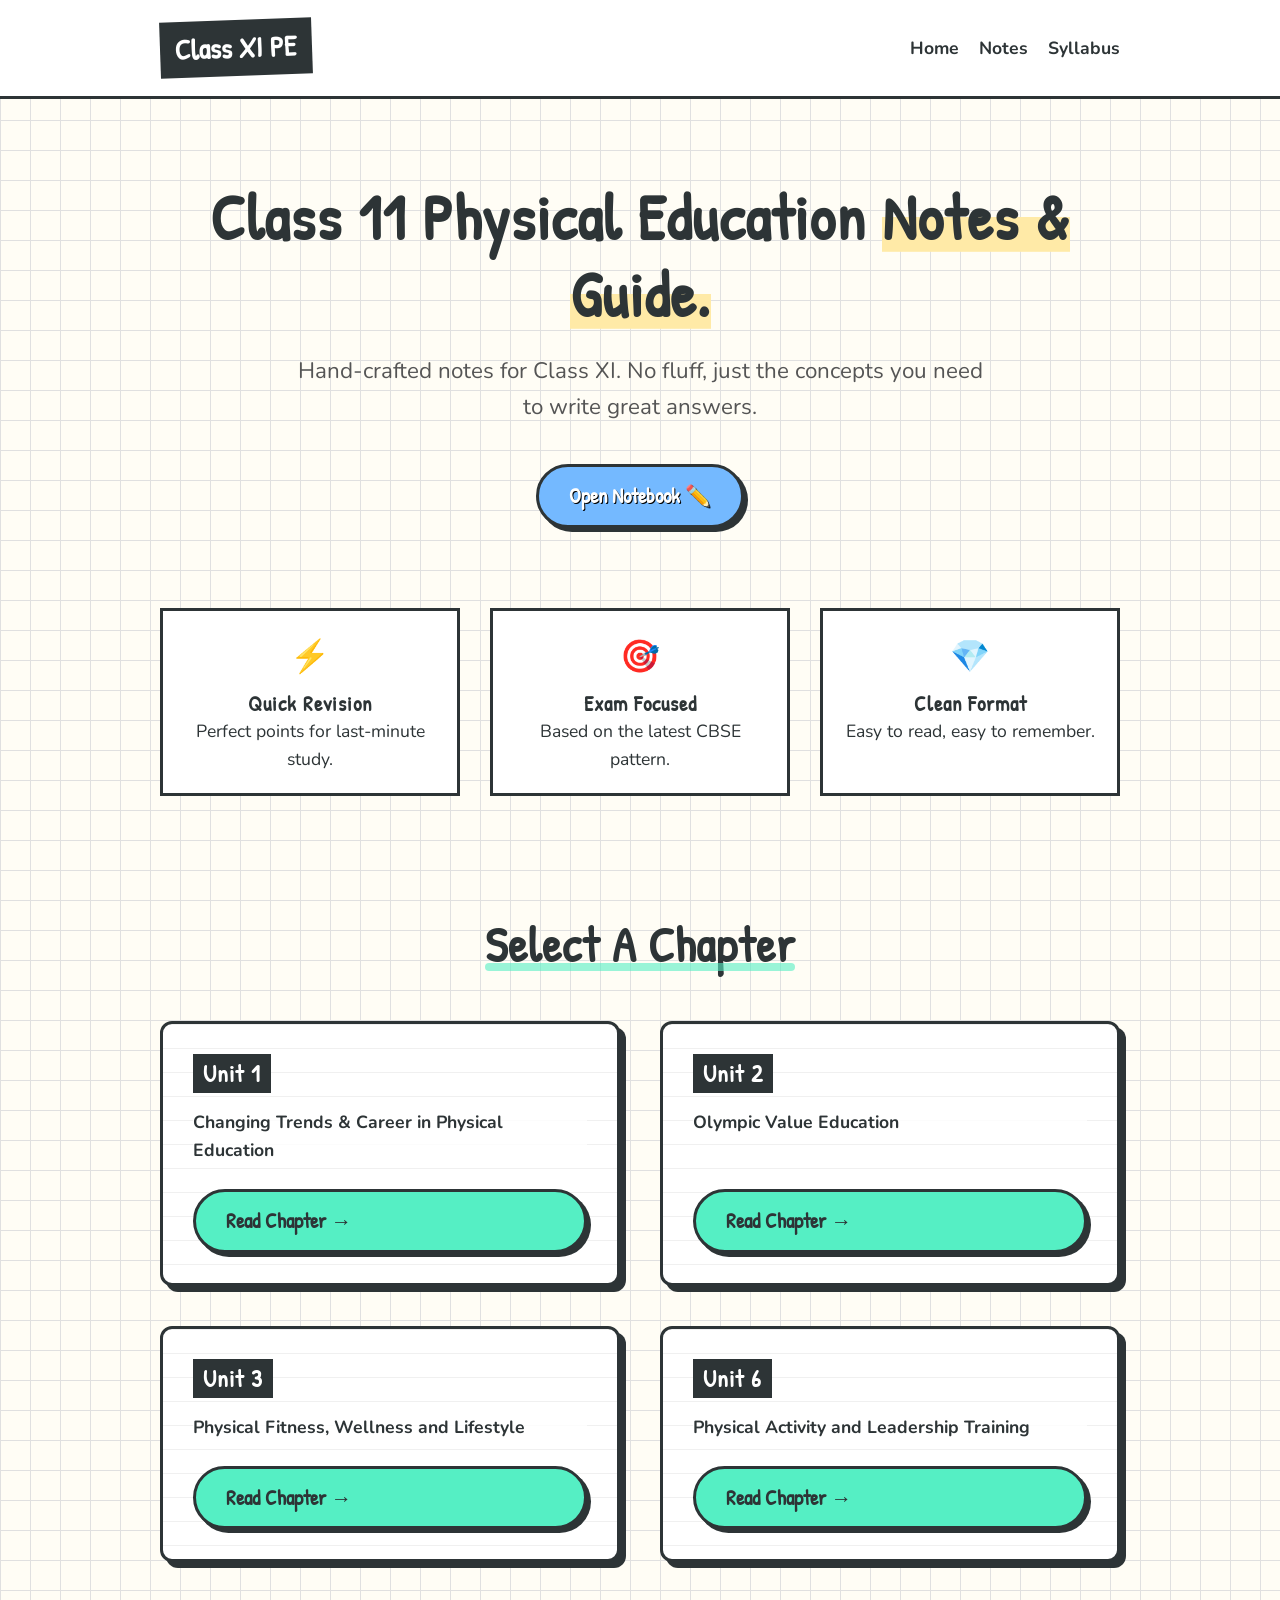
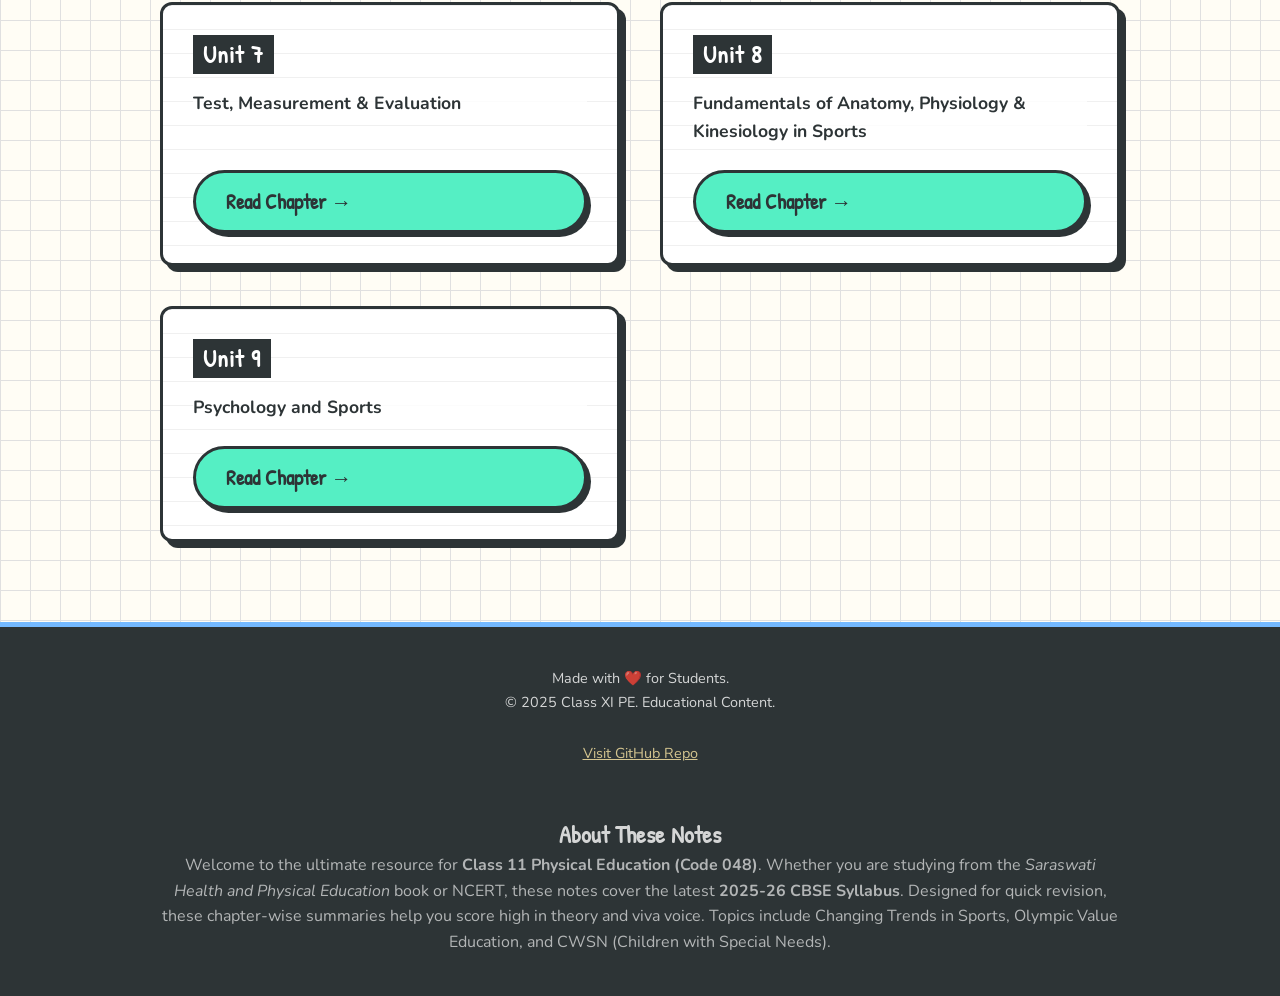
<file: index.html>
<!DOCTYPE html>
<html lang="en">
<head>
    <meta name="google-site-verification" content="mxUu1fIhEkQQrrDEVm5bq8Je6c41lkZvE9kmuRul3M4" />
    <meta charset="UTF-8">
    <meta name="viewport" content="width=device-width, initial-scale=1.0">
    <!-- Primary SEO -->
    <title>Class 11 Physical Education Notes (CBSE 2025-26) | Free PDF Download</title>
    <meta name="description" content="Best Class 11 Physical Education notes for CBSE exams. Chapter-wise summaries on Fitness, Olympism, and SP. Download free PDF notes aligned with latest NCERT syllabus.">
    <meta name="keywords" content="Class 11 Physical Education Notes, PE Class 11 CBSE, Physical Education Class 11 PDF, Chapter wise notes PE Class 11, Saraswati Physical Education, NCERT PE Class 11">
    <meta name="author" content="Class XI PE">
    <meta name="robots" content="index, follow">

    <!-- Open Graph / Facebook (Makes link look good on WhatsApp) -->
    <meta property="og:type" content="website">
    <meta property="og:url" content="https://skyplay-code.github.io/xi-pe/">
    <meta property="og:title" content="Class 11 Physical Education Notes - Exam Special">
    <meta property="og:description" content="Free, high-quality handwritten style notes for Class 11 PE. Ace your practicals and theory exams.">
    <meta property="og:image" content="https://skyplay-code.github.io/xi-pe/thumbnail-image.jpg">

    <!-- Canonical Tag (Prevents duplicate content issues) -->
    <link rel="canonical" href="https://skyplay-code.github.io/xi-pe/" />

    <!-- Google Fonts -->
    <link rel="preconnect" href="https://fonts.googleapis.com">
    <link rel="preconnect" href="https://fonts.gstatic.com" crossorigin>
    <!-- 'Patrick Hand' for the "written" headings, 'Nunito' for clear, rounded reading text -->
    <link href="https://fonts.googleapis.com/css2?family=Nunito:wght@400;600;700&family=Patrick+Hand&display=swap" rel="stylesheet">

    <style>
        /* ------------------- */
        /* ---  Variables  --- */
        /* ------------------- */
        :root {
            /* Palette: Crayons & Paper */
            --paper-bg: #fffdf5;     /* Warm creamy paper color */
            --ink-black: #2d3436;    /* Soft black for text/borders */
            --grid-line: #e0e0e0;    /* Graph paper lines */
            
            /* Crayon Colors */
            --crayon-blue: #74b9ff;
            --crayon-yellow: #ffeaa7;
            --crayon-green: #55efc4;
            --crayon-red: #ff7675;
            
            --border-width: 3px;
            --shadow-offset: 6px;
        }

        /* ------------------- */
        /* --- Base Reset  --- */
        /* ------------------- */
        * {
            margin: 0;
            padding: 0;
            box-sizing: border-box;
        }

        body {
            font-family: 'Nunito', sans-serif;
            background-color: var(--paper-bg);
            color: var(--ink-black);
            line-height: 1.6;
            font-size: 1.1rem;
            
            /* CSS Pattern: Graph Paper */
            background-image: 
                linear-gradient(var(--grid-line) 1px, transparent 1px),
                linear-gradient(90deg, var(--grid-line) 1px, transparent 1px);
            background-size: 30px 30px;
        }

        h1, h2, h3 {
            font-family: 'Patrick Hand', cursive; /* Handwritten feel */
            letter-spacing: 1px;
            line-height: 1.2;
        }

        a {
            text-decoration: none;
            color: inherit;
        }

        .container {
            max-width: 1000px;
            margin: 0 auto;
            padding: 0 20px;
        }

        /* ------------------- */
        /* --- Components  --- */
        /* ------------------- */

        /* The "Sticker" Card Style */
        .card {
            background: #ffffff;
            border: var(--border-width) solid var(--ink-black);
            box-shadow: var(--shadow-offset) var(--shadow-offset) 0px var(--ink-black);
            border-radius: 12px;
            padding: 30px;
            transition: transform 0.2s ease;
        }

        /* The "Sketchy" Button */
        .btn {
            display: inline-block;
            font-family: 'Patrick Hand', cursive;
            font-size: 1.3rem;
            font-weight: bold;
            padding: 12px 30px;
            border: var(--border-width) solid var(--ink-black);
            background-color: var(--crayon-yellow);
            color: var(--ink-black);
            border-radius: 50px; /* Pill shape */
            box-shadow: 4px 4px 0px var(--ink-black);
            cursor: pointer;
            transition: all 0.1s ease-in-out;
        }

        .btn:hover {
            transform: translate(-2px, -2px);
            box-shadow: 6px 6px 0px var(--ink-black);
        }

        .btn:active {
            transform: translate(2px, 2px);
            box-shadow: 0px 0px 0px var(--ink-black);
        }

        .btn-blue { background-color: var(--crayon-blue); color: white; text-shadow: 1px 1px 0 #000; }
        .btn-green { background-color: var(--crayon-green); }

        /* Highlighter Text Effect */
        .highlight {
            background: linear-gradient(120deg, var(--crayon-yellow) 0%, var(--crayon-yellow) 100%);
            background-repeat: no-repeat;
            background-size: 100% 40%;
            background-position: 0 85%;
        }

        /* ------------------- */
        /* --- Navigation  --- */
        /* ------------------- */
        nav {
            padding: 20px 0;
            border-bottom: var(--border-width) solid var(--ink-black);
            background: white;
            position: sticky;
            top: 0;
            z-index: 100;
        }

        nav .container {
            display: flex;
            justify-content: space-between;
            align-items: center;
        }

        .logo {
            font-family: 'Patrick Hand', cursive;
            font-size: 1.8rem;
            font-weight: 900;
            background: var(--ink-black);
            color: white;
            padding: 5px 15px;
            transform: rotate(-2deg); /* Playful tilt */
        }

        .nav-links {
            list-style: none;
            display: flex;
            gap: 20px;
        }

        .nav-links a {
            font-weight: 700;
            border-bottom: 2px solid transparent;
        }
        
        .nav-links a:hover {
            border-bottom: 2px solid var(--crayon-blue);
        }

        /* ------------------- */
        /* --- Hero Section -- */
        /* ------------------- */
        .hero {
            padding: 80px 0;
            text-align: center;
        }

        .hero h1 {
            font-size: 4rem;
            margin-bottom: 20px;
        }

        .hero p {
            font-size: 1.4rem;
            max-width: 700px;
            margin: 0 auto 40px auto;
            color: #555;
        }

        /* ------------------- */
        /* --- Feature Strip - */
        /* ------------------- */
        .features {
            display: grid;
            grid-template-columns: repeat(auto-fit, minmax(250px, 1fr));
            gap: 30px;
            margin-bottom: 80px;
        }

        .feature-item {
            text-align: center;
            background: #fff;
            border: var(--border-width) solid var(--ink-black);
            padding: 20px;
            /* No heavy shadow here, looking like a sticky note */
        }

        .feature-icon {
            font-size: 2rem;
            margin-bottom: 10px;
            display: block;
        }

        /* ------------------- */
        /* --- Notes Grid ---- */
        /* ------------------- */
        .notes-section {
            padding: 40px 0 80px 0;
        }
        
        .section-title {
            text-align: center;
            font-size: 3rem;
            margin-bottom: 50px;
            position: relative;
            display: inline-block;
            left: 50%;
            transform: translateX(-50%);
        }
        
        /* Decorative underline for title */
        .section-title::after {
            content: '';
            display: block;
            width: 100%;
            height: 8px;
            background: var(--crayon-green);
            border-radius: 4px;
            margin-top: -10px;
            opacity: 0.6;
        }

        .notes-grid {
            display: grid;
            grid-template-columns: repeat(auto-fit, minmax(300px, 1fr));
            gap: 40px;
        }

        .note-card {
            display: flex;
            flex-direction: column;
            justify-content: space-between;
            background: white;
            /* The "notebook page" look */
            background-image: linear-gradient(#f0f0f0 1px, transparent 1px);
            background-size: 100% 24px; 
        }

        .note-card:hover {
            transform: translate(-4px, -4px);
            box-shadow: 10px 10px 0px var(--ink-black);
        }

        .note-card h3 {
            background: var(--ink-black);
            color: white;
            display: inline-block;
            padding: 5px 10px;
            margin-bottom: 15px;
            font-size: 1.5rem;
            /* Breaking the grid lines for the header */
        }

        .note-card p {
            margin-bottom: 25px;
            background: rgba(255,255,255,0.8); /* Readability over lines */
        }

        /* ------------------- */
        /* --- Footer -------- */
        /* ------------------- */
        footer {
            background: var(--ink-black);
            color: white;
            padding: 40px 0;
            text-align: center;
            border-top: 5px solid var(--crayon-blue);
        }
        
        footer p {
            opacity: 0.8;
            font-size: 0.9rem;
        }
        
        footer a {
            color: var(--crayon-yellow);
            text-decoration: underline;
        }

        /* Mobile Adjustments */
        @media (max-width: 768px) {
            .hero h1 { font-size: 2.8rem; }
            .nav-links { display: none; } /* Simplified for demo */
        }

    </style>
    <script type="application/ld+json">
    {
      "@context": "https://schema.org",
      "@type": "EducationalWebPage",
      "name": "Class 11 Physical Education Notes",
      "description": "Comprehensive notes for CBSE Class 11 Physical Education, covering all units including Yoga, Lifestyle, and Measurement.",
      "educationalLevel": "High School (Class 11)",
      "learningResourceType": "Lecture Notes",
      "inLanguage": "en-US",
      "audience": {
        "@type": "EducationalAudience",
        "educationalRole": "student"
      }
    }
    </script>
</head>
<body>

    <!-- Navigation Bar -->
    <nav>
        <div class="container">
            <a href="#" class="logo">Class XI PE</a>
            <ul class="nav-links">
                <li><a href="#">Home</a></li>
                <li><a href="#notes">Notes</a></li>
                <li><a href="#">Syllabus</a></li>
            </ul>
        </div>
    </nav>

    <!-- Hero Section -->
    <header class="hero">
        <div class="container">
            <h1>Class 11 Physical Education <span class="highlight">Notes & Guide.</span></h1>
            <p>Hand-crafted notes for Class XI. No fluff, just the concepts you need to write great answers.</p>
            <a href="#notes" class="btn btn-blue">Open Notebook ✏️</a>
        </div>
    </header>

    <main class="container">
        
        <!-- Features Strip -->
        <section class="features">
            <div class="feature-item">
                <span class="feature-icon">⚡</span>
                <h3>Quick Revision</h3>
                <p>Perfect points for last-minute study.</p>
            </div>
            <div class="feature-item">
                <span class="feature-icon">🎯</span>
                <h3>Exam Focused</h3>
                <p>Based on the latest CBSE pattern.</p>
            </div>
            <div class="feature-item">
                <span class="feature-icon">💎</span>
                <h3>Clean Format</h3>
                <p>Easy to read, easy to remember.</p>
            </div>
        </section>

        <!-- Notes Section -->
        <section id="notes" class="notes-section">
            <h2 class="section-title">Select A Chapter</h2>
            
            <div class="notes-grid">
                
                <!-- Card 1 -->
                <article class="card note-card">
                    <div>
                        <h3>Unit 1</h3>
                        <p><strong>Changing Trends & Career in Physical Education</strong></p>
                    </div>
                    <a href="https://skypcode.pythonanywhere.com/Tp1Io" class="btn btn-green">Read Chapter &rarr;</a>
                </article>

                <!-- Card 2 -->
                <article class="card note-card">
                    <div>
                        <h3>Unit 2</h3>
                        <p><strong>Olympic Value Education</strong></p>
                    </div>
                    <a href="https://skypcode.pythonanywhere.com/k7ZAt" class="btn btn-green">Read Chapter &rarr;</a>
                </article>

                <!-- Card 3 -->
                <article class="card note-card">
                    <div>
                        <h3>Unit 3</h3>
                        <p><strong>Physical Fitness, Wellness and Lifestyle</strong></p>
                    </div>
                    <a href="https://skypcode.pythonanywhere.com/lkFMn" class="btn btn-green">Read Chapter &rarr;</a>
                </article>

                <!-- Card 4 -->
                <article class="card note-card">
                    <div>
                        <h3>Unit 6</h3>
                        <p><strong>Physical Activity and Leadership Training</strong></p>
                    </div>
                    <a href="https://skypcode.pythonanywhere.com/O75Va" class="btn btn-green">Read Chapter &rarr;</a>
                </article>

                <article class="card note-card">
                    <div>
                        <h3>Unit 7</h3>
                        <p><strong>Test, Measurement & Evaluation</strong></p>
                    </div>
                    <a href="https://skypcode.pythonanywhere.com/MALmB" class="btn btn-green">Read Chapter &rarr;</a>
                </article>

                <article class="card note-card">
                    <div>
                        <h3>Unit 8</h3>
                        <p><strong>Fundamentals of Anatomy, Physiology & Kinesiology in Sports</strong></p>
                    </div>
                    <a href="https://skypcode.pythonanywhere.com/x659i" class="btn btn-green">Read Chapter &rarr;</a>
                </article>

                <article class="card note-card">
                    <div>
                        <h3>Unit 9</h3>
                        <p><strong>Psychology and Sports</strong></p>
                    </div>
                    <a href="https://skypcode.pythonanywhere.com/tg0Tn" class="btn btn-green">Read Chapter &rarr;</a>
                </article>

            </div>
        </section>

    </main>

    <!-- Footer -->
    <footer>
        <div class="container">
            <p>Made with ❤️ for Students.</p>
            <p>&copy; 2025 Class XI PE. Educational Content.</p>
            <br>
            <p><a href="https://github.com/skyplay-code">Visit GitHub Repo</a></p>
        </div>
        <section class="container" style="margin-top: 50px; opacity: 0.8;">
        <h4 style="font-family: 'Patrick Hand'; font-size: 1.5rem;">About These Notes</h4>
        <p style="font-size: 1rem;">
            Welcome to the ultimate resource for <strong>Class 11 Physical Education (Code 048)</strong>. 
            Whether you are studying from the <em>Saraswati Health and Physical Education</em> book or NCERT, 
            these notes cover the latest <strong>2025-26 CBSE Syllabus</strong>. 
            Designed for quick revision, these chapter-wise summaries help you score high in theory 
            and viva voice. Topics include Changing Trends in Sports, Olympic Value Education, 
            and CWSN (Children with Special Needs).
        </p>
    </section>
    </footer>

</body>
</html>
</file>
